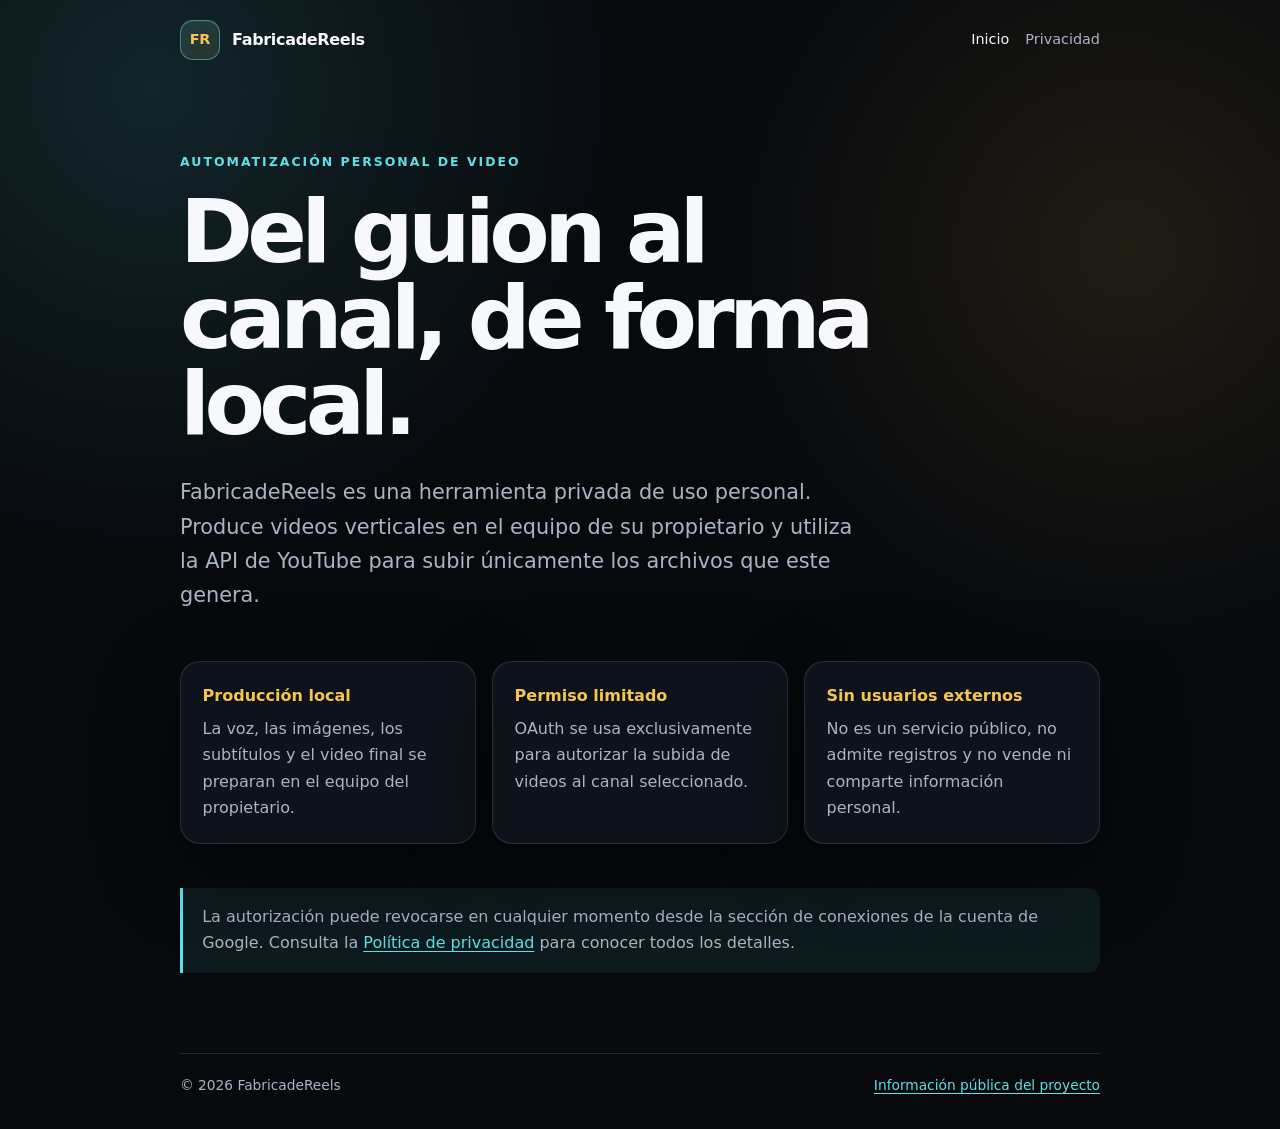
<file: index.html>
<!doctype html>
<html lang="es">
<head>
  <meta charset="utf-8">
  <meta name="viewport" content="width=device-width, initial-scale=1">
  <meta name="description" content="Información oficial de FabricadeReels, una automatización personal para producir y subir videos al canal de su propietario.">
  <meta name="robots" content="index, follow">
  <link rel="canonical" href="https://vmomo134.github.io/FabricaReels-site/">
  <link rel="stylesheet" href="styles.css">
  <title>FabricadeReels</title>
</head>
<body>
  <div class="shell">
    <header>
      <a class="brand" href="./" aria-label="FabricadeReels, inicio">
        <span class="mark" aria-hidden="true">FR</span>
        <span>FabricadeReels</span>
      </a>
      <nav aria-label="Navegación principal">
        <a href="./" aria-current="page">Inicio</a>
        <a href="privacidad.html">Privacidad</a>
      </nav>
    </header>

    <main>
      <p class="eyebrow">Automatización personal de video</p>
      <h1>Del guion al canal, de forma local.</h1>
      <p class="lede">
        FabricadeReels es una herramienta privada de uso personal. Produce videos
        verticales en el equipo de su propietario y utiliza la API de YouTube para
        subir únicamente los archivos que este genera.
      </p>

      <section class="grid" aria-label="Cómo funciona">
        <article class="card">
          <strong>Producción local</strong>
          <p>La voz, las imágenes, los subtítulos y el video final se preparan en el equipo del propietario.</p>
        </article>
        <article class="card">
          <strong>Permiso limitado</strong>
          <p>OAuth se usa exclusivamente para autorizar la subida de videos al canal seleccionado.</p>
        </article>
        <article class="card">
          <strong>Sin usuarios externos</strong>
          <p>No es un servicio público, no admite registros y no vende ni comparte información personal.</p>
        </article>
      </section>

      <aside class="notice">
        La autorización puede revocarse en cualquier momento desde la sección de
        conexiones de la cuenta de Google. Consulta la
        <a href="privacidad.html">Política de privacidad</a> para conocer todos los detalles.
      </aside>
    </main>

    <footer>
      <span>© 2026 FabricadeReels</span>
      <a href="https://github.com/vmomo134/FabricaReels-site">Información pública del proyecto</a>
    </footer>
  </div>
</body>
</html>
</file>
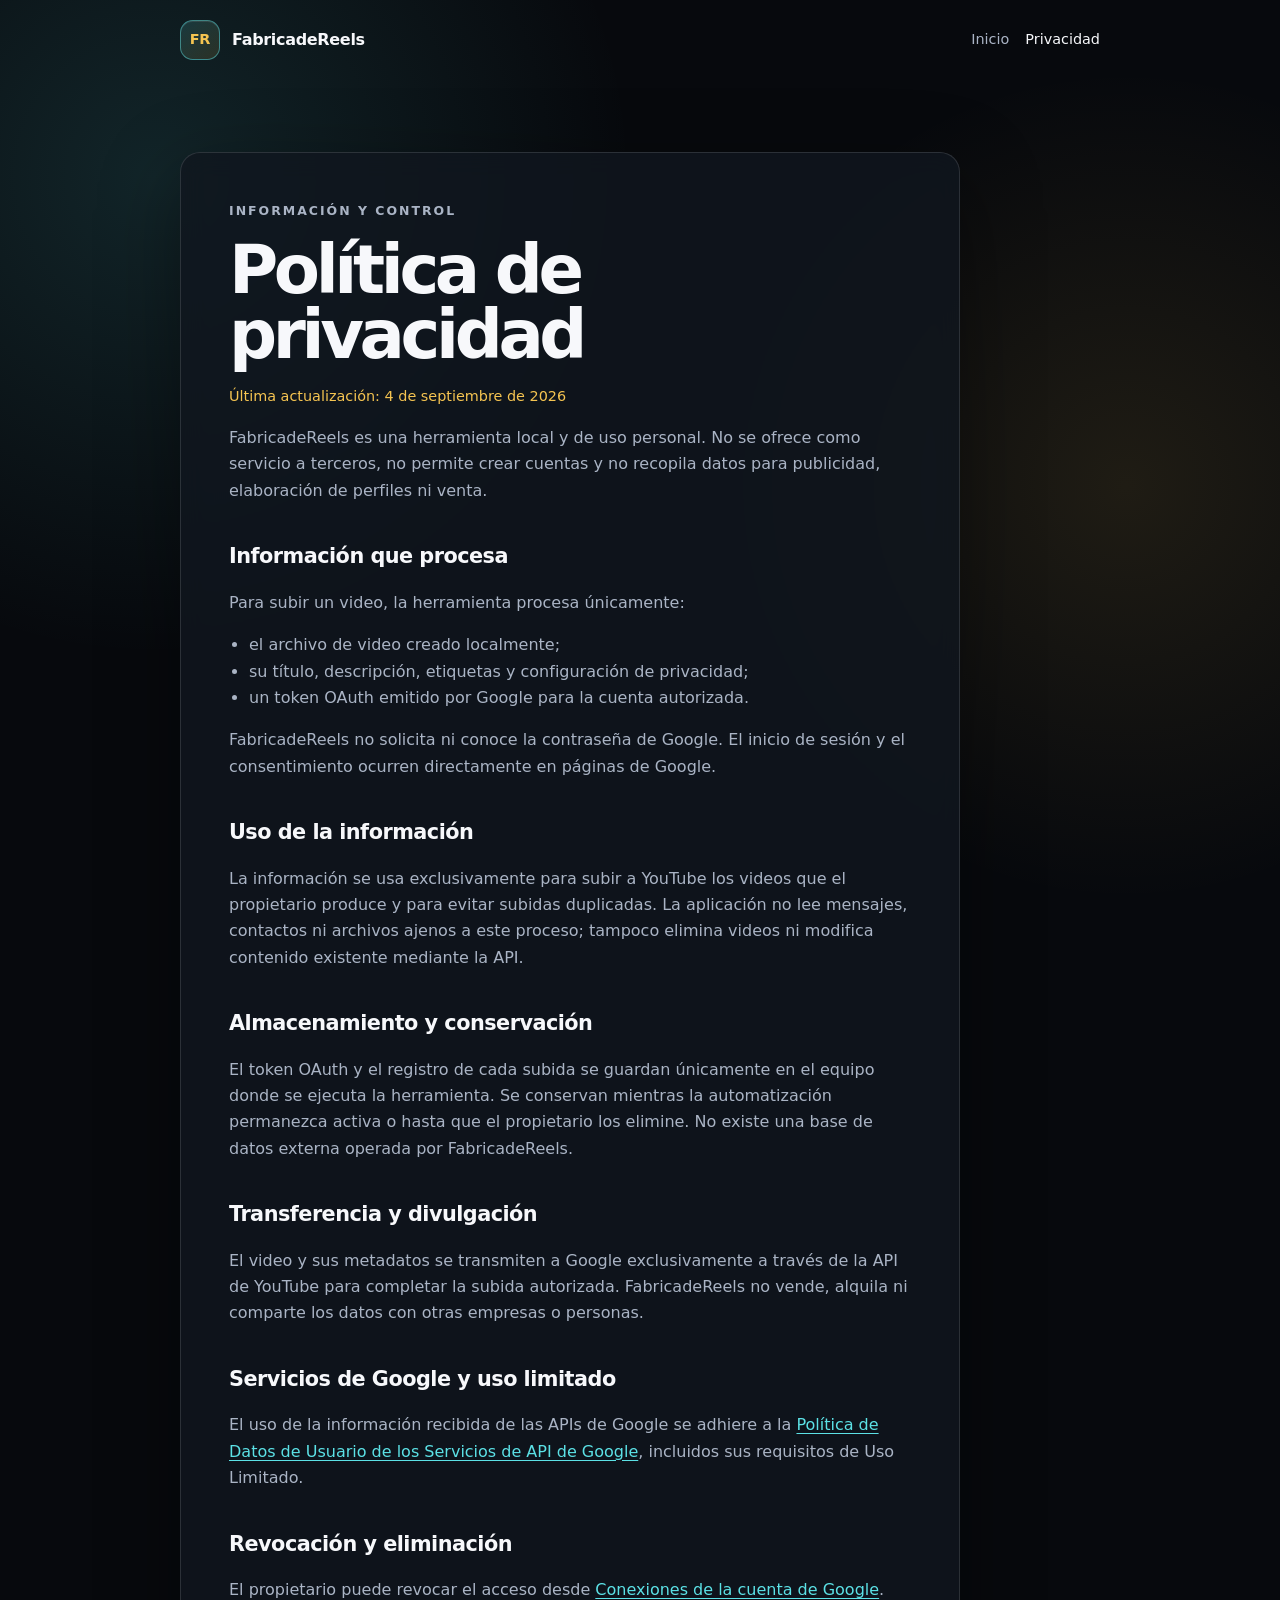
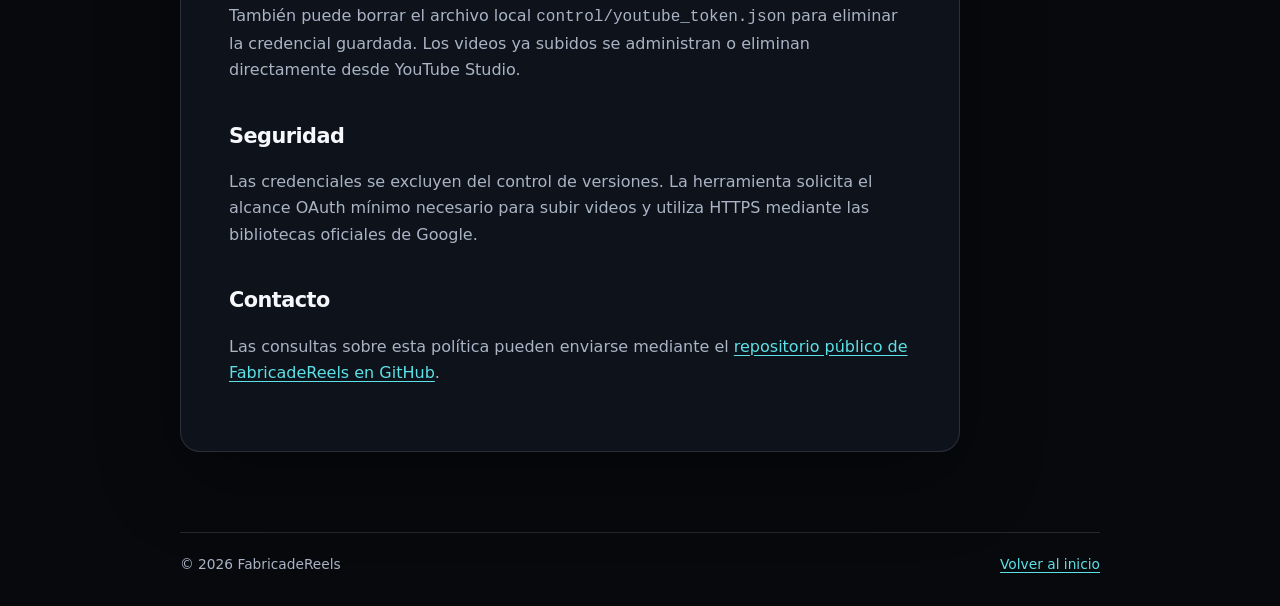
<file: privacidad.html>
<!doctype html>
<html lang="es">
<head>
  <meta charset="utf-8">
  <meta name="viewport" content="width=device-width, initial-scale=1">
  <meta name="description" content="Política de privacidad de FabricadeReels y su uso de la API de YouTube.">
  <meta name="robots" content="index, follow">
  <link rel="canonical" href="https://vmomo134.github.io/FabricaReels-site/privacidad.html">
  <link rel="stylesheet" href="styles.css">
  <title>Política de privacidad — FabricadeReels</title>
</head>
<body>
  <div class="shell">
    <header>
      <a class="brand" href="./" aria-label="FabricadeReels, inicio">
        <span class="mark" aria-hidden="true">FR</span>
        <span>FabricadeReels</span>
      </a>
      <nav aria-label="Navegación principal">
        <a href="./">Inicio</a>
        <a href="privacidad.html" aria-current="page">Privacidad</a>
      </nav>
    </header>

    <main>
      <article class="article">
        <p class="eyebrow">Información y control</p>
        <h1>Política de privacidad</h1>
        <p class="date">Última actualización: 4 de septiembre de 2026</p>

        <p>
          FabricadeReels es una herramienta local y de uso personal. No se ofrece
          como servicio a terceros, no permite crear cuentas y no recopila datos
          para publicidad, elaboración de perfiles ni venta.
        </p>

        <h2>Información que procesa</h2>
        <p>Para subir un video, la herramienta procesa únicamente:</p>
        <ul>
          <li>el archivo de video creado localmente;</li>
          <li>su título, descripción, etiquetas y configuración de privacidad;</li>
          <li>un token OAuth emitido por Google para la cuenta autorizada.</li>
        </ul>
        <p>
          FabricadeReels no solicita ni conoce la contraseña de Google. El inicio
          de sesión y el consentimiento ocurren directamente en páginas de Google.
        </p>

        <h2>Uso de la información</h2>
        <p>
          La información se usa exclusivamente para subir a YouTube los videos que
          el propietario produce y para evitar subidas duplicadas. La aplicación no
          lee mensajes, contactos ni archivos ajenos a este proceso; tampoco elimina
          videos ni modifica contenido existente mediante la API.
        </p>

        <h2>Almacenamiento y conservación</h2>
        <p>
          El token OAuth y el registro de cada subida se guardan únicamente en el
          equipo donde se ejecuta la herramienta. Se conservan mientras la
          automatización permanezca activa o hasta que el propietario los elimine.
          No existe una base de datos externa operada por FabricadeReels.
        </p>

        <h2>Transferencia y divulgación</h2>
        <p>
          El video y sus metadatos se transmiten a Google exclusivamente a través
          de la API de YouTube para completar la subida autorizada. FabricadeReels
          no vende, alquila ni comparte los datos con otras empresas o personas.
        </p>

        <h2>Servicios de Google y uso limitado</h2>
        <p>
          El uso de la información recibida de las APIs de Google se adhiere a la
          <a href="https://developers.google.com/terms/api-services-user-data-policy" rel="external">Política de Datos de Usuario de los Servicios de API de Google</a>,
          incluidos sus requisitos de Uso Limitado.
        </p>

        <h2>Revocación y eliminación</h2>
        <p>
          El propietario puede revocar el acceso desde
          <a href="https://myaccount.google.com/connections" rel="external">Conexiones de la cuenta de Google</a>.
          También puede borrar el archivo local <code>control/youtube_token.json</code>
          para eliminar la credencial guardada. Los videos ya subidos se administran
          o eliminan directamente desde YouTube Studio.
        </p>

        <h2>Seguridad</h2>
        <p>
          Las credenciales se excluyen del control de versiones. La herramienta
          solicita el alcance OAuth mínimo necesario para subir videos y utiliza
          HTTPS mediante las bibliotecas oficiales de Google.
        </p>

        <h2>Contacto</h2>
        <p>
          Las consultas sobre esta política pueden enviarse mediante el
          <a href="https://github.com/vmomo134/FabricaReels-site/issues">repositorio público de FabricadeReels en GitHub</a>.
        </p>
      </article>
    </main>

    <footer>
      <span>© 2026 FabricadeReels</span>
      <a href="./">Volver al inicio</a>
    </footer>
  </div>
</body>
</html>
</file>
<file: styles.css>
:root {
  color-scheme: dark;
  --bg: #07090d;
  --panel: rgba(17, 22, 31, 0.82);
  --panel-strong: #111722;
  --text: #f7f8fb;
  --muted: #aab4c5;
  --cyan: #5ce1e6;
  --gold: #f5c451;
  --line: rgba(255, 255, 255, 0.12);
  --shadow: 0 24px 80px rgba(0, 0, 0, 0.38);
}

* { box-sizing: border-box; }

html { scroll-behavior: smooth; }

body {
  margin: 0;
  min-height: 100vh;
  background:
    radial-gradient(circle at 12% 8%, rgba(92, 225, 230, 0.13), transparent 30rem),
    radial-gradient(circle at 88% 22%, rgba(245, 196, 81, 0.1), transparent 26rem),
    var(--bg);
  color: var(--text);
  font-family: Inter, ui-sans-serif, system-ui, -apple-system, BlinkMacSystemFont,
    "Segoe UI", sans-serif;
  font-size: 16px;
  line-height: 1.65;
}

a { color: var(--cyan); text-underline-offset: 0.2em; }
a:hover { color: #a4f7fa; }

.shell {
  width: min(100% - 2rem, 920px);
  margin: 0 auto;
}

header {
  display: flex;
  align-items: center;
  justify-content: space-between;
  gap: 1rem;
  padding: 1.25rem 0;
}

.brand {
  display: inline-flex;
  align-items: center;
  gap: 0.75rem;
  color: var(--text);
  font-weight: 800;
  letter-spacing: -0.02em;
  text-decoration: none;
}

.mark {
  display: grid;
  width: 2.5rem;
  height: 2.5rem;
  place-items: center;
  border: 1px solid rgba(92, 225, 230, 0.48);
  border-radius: 0.8rem;
  background: linear-gradient(145deg, rgba(92, 225, 230, 0.15), rgba(245, 196, 81, 0.12));
  color: var(--gold);
  font-size: 0.9rem;
  box-shadow: inset 0 1px rgba(255, 255, 255, 0.1);
}

nav { display: flex; gap: 1rem; }
nav a { color: var(--muted); font-size: 0.9rem; text-decoration: none; }
nav a[aria-current="page"], nav a:hover { color: var(--text); }

main { padding: 4.5rem 0 5rem; }

.eyebrow {
  margin: 0 0 1rem;
  color: var(--cyan);
  font-size: 0.78rem;
  font-weight: 800;
  letter-spacing: 0.16em;
  text-transform: uppercase;
}

h1 {
  max-width: 760px;
  margin: 0;
  font-size: clamp(2.5rem, 8vw, 5.5rem);
  line-height: 0.98;
  letter-spacing: -0.065em;
}

.lede {
  max-width: 680px;
  margin: 1.75rem 0 0;
  color: var(--muted);
  font-size: clamp(1.08rem, 2.4vw, 1.3rem);
}

.grid {
  display: grid;
  grid-template-columns: repeat(3, 1fr);
  gap: 1rem;
  margin-top: 3rem;
}

.card, .article {
  border: 1px solid var(--line);
  border-radius: 1.25rem;
  background: var(--panel);
  box-shadow: var(--shadow);
  backdrop-filter: blur(12px);
}

.card { padding: 1.35rem; }
.card strong { display: block; margin-bottom: 0.4rem; color: var(--gold); }
.card p { margin: 0; color: var(--muted); }

.article {
  max-width: 780px;
  padding: clamp(1.35rem, 4vw, 3rem);
}

.article h1 {
  font-size: clamp(2.3rem, 6vw, 4.2rem);
  margin-bottom: 1rem;
}

.article h2 {
  margin: 2.2rem 0 0.65rem;
  font-size: 1.3rem;
  letter-spacing: -0.025em;
}

.article p, .article li { color: var(--muted); }
.article ul { padding-left: 1.25rem; }
.article .date { margin-top: 0; color: var(--gold); font-size: 0.9rem; }

.notice {
  margin-top: 2.75rem;
  padding: 1rem 1.2rem;
  border-left: 3px solid var(--cyan);
  border-radius: 0 0.8rem 0.8rem 0;
  background: rgba(92, 225, 230, 0.08);
  color: var(--muted);
}

footer {
  display: flex;
  justify-content: space-between;
  gap: 1rem;
  padding: 1.25rem 0 2rem;
  border-top: 1px solid var(--line);
  color: var(--muted);
  font-size: 0.86rem;
}

@media (max-width: 700px) {
  header, footer { align-items: flex-start; flex-direction: column; }
  main { padding-top: 3rem; }
  .grid { grid-template-columns: 1fr; }
}

@media (prefers-reduced-motion: reduce) {
  html { scroll-behavior: auto; }
}
</file>
